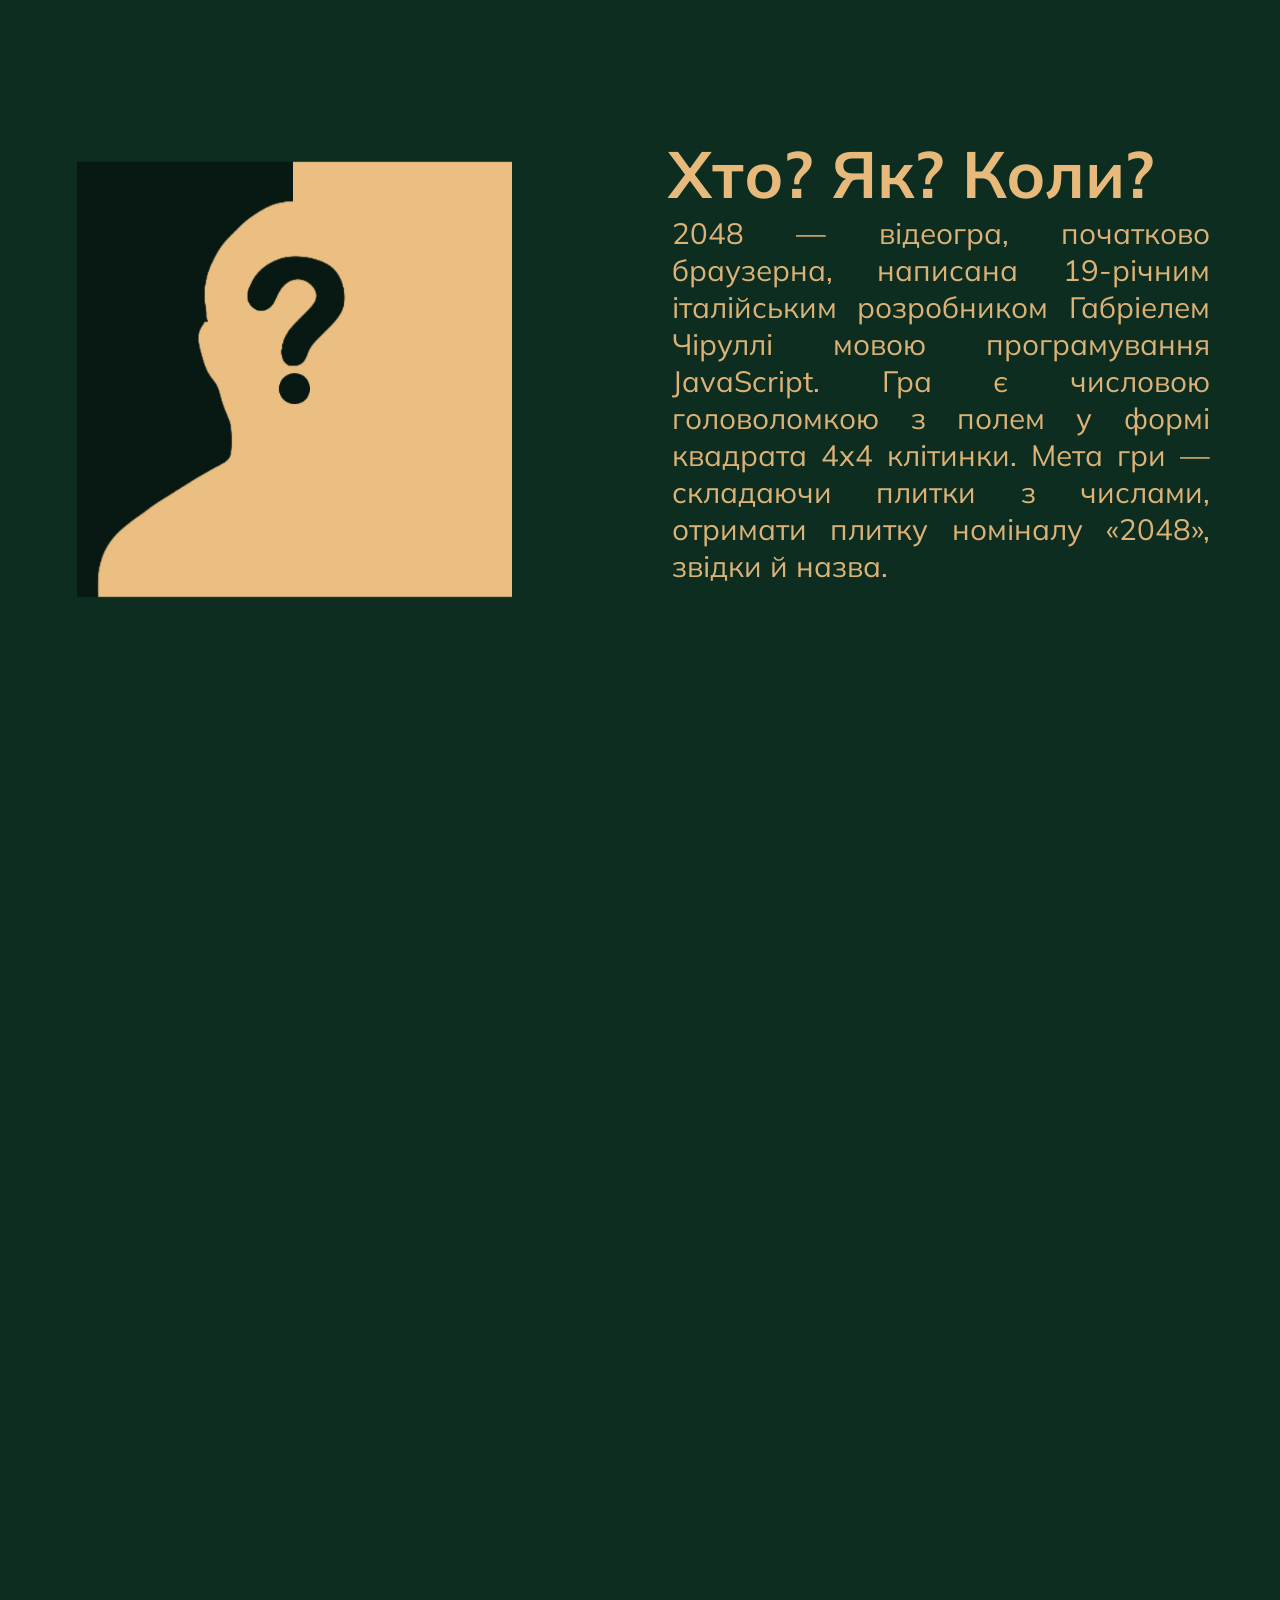
<file: index.html>
<!DOCTYPE html>
<html lang="en">
  <head>
    <!-- Мета-теги для налаштування документа -->
    <meta charset="UTF-8" />
    <meta http-equiv="X-UA-Compatible" content="IE=edge" />
    <meta name="viewport" content="width=device-width, initial-scale=1.0" />
    <title>2048</title>
    <!-- Підключення скриптів -->
    <script src="gsap/gsap.min.js" defer></script>
    <script src="gsap/ScrollTrigger.min.js" defer></script>
    <script src="gsap/ScrollSmoother.min.js" defer></script>
    <script src="js/main.js" defer></script>
    <!-- Підключення стилів -->
    <link rel="stylesheet" href="css/main.css" />
    <!-- Підключення зовнішніх шрифтів -->
    <link
      href="https://fonts.googleapis.com/css2?family=Mulish:ital,wght@0,200..1000;1,200..1000&family=Open+Sans:ital,wght@0,300..800;1,300..800&family=PT+Sans:ital,wght@0,400;0,700;1,400;1,700&family=Poppins:wght@200;300&display=swap"
      rel="stylesheet"
    />
  </head>
  <body>
    <div class="mask">
      <!-- Анімований прогрес-бар під час завантаження сторінки -->
      <div class="loader"></div>
    </div>
    <div class="wrapper">
      <!-- Вміст сторінки -->
      <div class="content">
        <header>
          <div class="top_header">
            <!-- Заголовок сторінки з анімацією -->
            <h1 data-speed=".8" class="item title">
              ваш розум проти числового генія
            </h1>
            <img
              data-speed="1"
              class="item logo"
              src="pictures/111.png"
              alt=""
            />
          </div>
        </header>
        <!-- Основний контент сторінки -->
        <main class="flex-container">
          <!-- Ліва колонка з картинкою та текстом -->
          <div class="left__column">
            <img class="flex-img" src="pictures/who.jpg" alt="" />
            <!-- Блок тексту -->
            <div class="block_text">
              <h2 class="flex-item text_h2">Розробка</h2>
              <p class="flex-item">
                За словами автора, наведеними в газеті «Los Angeles Times», гру
                «2048» було написано менш ніж за два дні як вправу в
                програмуванні. Чіруллі вважає своє творіння «випадковим
                вторгненням в ігрову індустрію» та не планує надалі займатися
                розробкою ігор. Прообразом «2048» є комерційна гра Threes, чиї
                творці залишилися незадоволеними успіхом «2048» і назвали гру
                Чіруллі «зіпсованим плагіатом».
              </p>
            </div>
            <img class="flex-img" src="pictures/rules.jpg" alt="" />
          </div>
          <!-- Права колонка з текстом та зображенням -->
          <div class="right__column">
            <!-- Блок тексту -->
            <div class="block_text_1">
              <h2 class="flex-item text_h2">Хто? Як? Коли?</h2>
              <p class="flex-item">
                2048 — відеогра, початково браузерна, написана 19-річним
                італійським розробником Габріелем Чіруллі мовою програмування
                JavaScript. Гра є числовою головоломкою з полем у формі квадрата
                4x4 клітинки. Мета гри — складаючи плитки з числами, отримати
                плитку номіналу «2048», звідки й назва.
              </p>
            </div>
            <!-- Зображення -->
            <img class="flex-img-2" src="pictures/brain.jpg" alt="" />
            <!-- Блок тексту -->
            <div class="block_text">
              <h2 class="flex-item text_h2">Правила гри</h2>
              <p class="flex-item">
                Гравець керує рухом чисел на дошці з чотирма напрямками: вгору,
                вниз, вліво та вправо. Кожне натискання стрілки зміщує всі числа
                на дошці у вказаному напрямку на максимальну відстань, поки вони
                не натраплять на межі дошки або на іншу плитку. Якщо дві плитки
                з однаковими числами зіткнуться, вони об'єднуються в одну, сума
                чисел на якій дорівнює їх сумі. Мета гри - досягти плитки з
                числом 2048, об'єднуючи числа на дошці, та продовжувати гру,
                якщо це можливо.
              </p>
            </div>
          </div>
        </main>
        <footer class="footer">
          <!-- Посилання на сторінку з грою -->
          <a class="ppp" href="game.html">спробуй себе</a>
        </footer>
      </div>
    </div>
  </body>
</html>
</file>
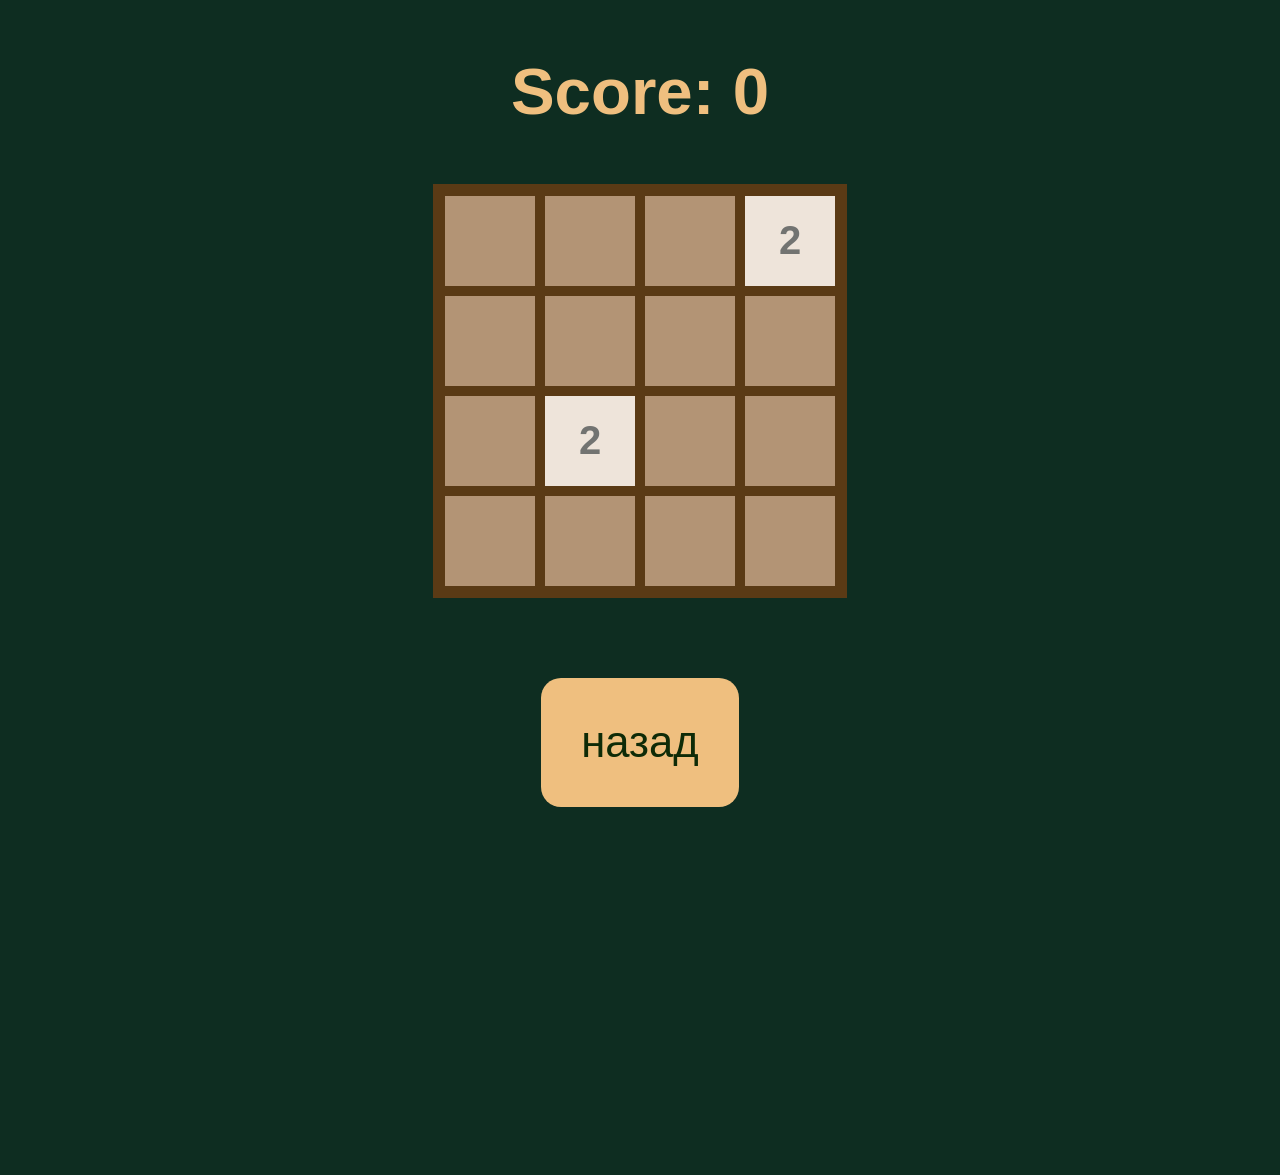
<file: game.html>
<!DOCTYPE html>
<html lang="en">
  <head>
    <!-- Метатеги для налаштування документа -->
    <meta charset="UTF-8" />
    <meta http-equiv="X-UA-Compatible" content="IE=edge" />
    <meta name="viewport" content="width=device-width, initial-scale=1.0" />
    <title>2048</title>
    <!-- Посилання на CSS-стилі гри -->
    <link rel="stylesheet" href="css/game.css" />
    <!-- Посилання на JavaScript-скрипт гри -->
    <script src="js/game.js" defer></script>
  </head>
  <body>
    <!-- Заголовок з рахунком гравця -->
    <h2 class="text_h2">Score: <span id="score">0</span></h2>
    <!-- Дошка гри -->
    <div id="board"></div>
    <footer class="footer">
      <a class="ppp" href="main.html">назад</a>
    </footer>
  </body>
</html>
</file>
<file: css/main.css>
/* Стилізація всіх елементів */
* {
  margin: 0;
  padding: 0;
  box-sizing: border-box;
}

/* Змінні CSS */
:root {
  --index: calc(
    1vw + 1vh
  ); /* Змінна для обчислення розмірів на основі ширини та висоти вікна */
  --up_gallery: calc(
    var(--index) * 22
  ); /* Змінна для встановлення відступа між контентом*/
}

/* Основні стилі для тіла документа */
body {
  background-color: #0e2d21;
  color: #efbf7f;
  font-family: "Mulish", sans-serif;
  overflow-x: hidden; /* Відключення горизонтального прокручування */
}

/* Стилі для заголовків */
.item {
  padding: 3vh 6vw;
  max-width: 100%;
}

.top_header {
  display: flex;
  align-items: center;
  flex-wrap: nowrap;
}

.logo {
  flex: 1 1 auto;
  flex-basis: 300vh;
  min-width: 0;
}

.title {
  flex: 1 1 auto;
  font-size: calc(var(--index) * 5);
  font-family: "Mulish", sans-serif;
  min-width: 0;
  line-height: 0.9;
}

/* ---------------------------------------------------------- M A I N  ----------------------------------------------------------*/

/* Стилі для основного контенту */
.flex-container {
  display: flex;
  align-items: center;
  flex-wrap: nowrap;
  text-align: justify;
  display: flex;
  padding: calc(var(--index) * 12) 0;
}

/* Стилі для зображень в галереї */
.flex-img {
  flex-basis: 50%;
  box-sizing: border-box;
  padding: 10vh 6vw;
  max-width: 100%;
}

/* Стилі для другого зображення в галереї */
.flex-img-2 {
  flex-basis: 50%;
  box-sizing: border-box;
  padding: 10vh 6vw;
  max-width: 100%;
  padding-top: 40vh;
  padding-right: 6vw;
  padding-bottom: 2vh;
  padding-left: 6vw;
}

/* Стилі для текстових блоків */
.flex-item {
  flex-basis: 50%;
  max-width: 50%;
  box-sizing: border-box;
  max-width: 100%;
}

.text_h2 {
  flex: 1 1 auto;
  display: flex;
  font-family: "Mulish", sans-serif;
  font-size: calc(var(--index) * 3);
}

.flex-container p {
  flex: 1 1 auto;
  display: flex;
  font-size: calc(var(--index) * 1.35);
}

.block_text {
  padding: 18vh 6vw;
}

.block_text_1 {
  padding-top: 20vh;
  padding-right: 6vw;
  padding-left: 6vw;
}

/* ---------------------------------------------------------- Footer  ----------------------------------------------------------*/

.footer {
  display: flex;
  justify-content: center;
}

/* Стилі для кнопки з посиланням */
.ppp {
  font-size: calc(var(--index) * 2);
  padding: 40px 40px;
  background-color: #efbf7f;
  color: #0e2b07;
  border-radius: 20px;
  margin-bottom: 40vh;
  display: inline-block;
  text-decoration: none;
}

/* Стилі для анімації завантажувача */
.mask {
  width: 100%;
  height: 100%;
  background-color: #0e2d21;
  position: fixed;
  top: 0;
  z-index: 5;
  transition: 0.9s;
  display: flex;
  justify-content: center;
  align-items: center;
}

.hide {
  opacity: 0;
}

.loader {
  width: calc(100px / cos(35deg));
  height: 20px;
  border-radius: 7px;
  background: repeating-linear-gradient(-35deg, #efbf7f 0 15px, #0e2d21 0 20px)
    left/200% 200%;
  animation: l3 2s infinite linear;
}

@keyframes l3 {
  100% {
    background-position: right;
  }
}
</file>
<file: css/game.css>
:root {
  --index: calc(1vw + 1vh);
}

/*----------------------------MAIN------------------------*/

/* Основні стилі для тіла сторінки*/
body {
  background-color: #0e2d21;
  color: #efbf7f;
  text-align: center;
  font-family: "Mulish", sans-serif;
  overflow-y: hidden;
}

/* Стилі для заголовків */
.text_h2 {
  font-family: "Mulish", sans-serif;
  font-size: calc(var(--index) * 3);
}

/* Стилі для ігрової дошки */
#board {
  width: 400px;
  height: 400px;
  background-color: #b39475;
  border: 7px solid #5a3a15;
  margin: 0 auto;
  display: flex;
  flex-wrap: wrap;
}

/* Стилі для плиток на дошці */
.tile {
  width: 90px;
  height: 90px;
  border: 5.5px solid #5a3a15;
  transition: all 0.3s ease-in-out;
  font-size: 40px;
  font-weight: bold;
  display: flex;
  justify-content: center;
  align-items: center;
}

/* Стилі для кожної плитки з числовим значенням, що помножується на 2 */
.x2 {
  background-color: #eee4da;
  color: #727371;
}
.x4 {
  background-color: #ece0ca;
  color: #727371;
}
.x8 {
  background-color: #f4b17a;
  color: white;
}
.x16 {
  background-color: #f59575;
  color: white;
}
.x32 {
  background-color: #f57c5f;
  color: white;
}
.x64 {
  background-color: #f65d3b;
  color: white;
}
.x128 {
  background-color: #edce71;
  color: white;
}
.x256 {
  background-color: #edcc63;
  color: white;
}
.x512 {
  background-color: #edc651;
  color: white;
}
.x1024 {
  background-color: #eec744;
  color: white;
}
.x2048 {
  background-color: #ecc230;
  color: white;
}
.x4096 {
  background-color: #fe3d3d;
  color: white;
}
.x8192 {
  background-color: #ff2020;
  color: white;
}

.footer {
  display: flex;
  justify-content: center;
  margin-top: 80px;
}

/*----------------------------FOOTER------------------------*/

.footer {
  display: flex;
  justify-content: center;
  margin-top: 80px;
}

/* Стилі для кнопки з посиланням */
.ppp {
  font-size: calc(var(--index) * 2);
  padding: 40px 40px;
  background-color: #efbf7f;
  color: #0e2b07;
  border-radius: 20px;
  margin-bottom: 40vh;
  display: inline-block;
  text-decoration: none;
}
</file>
